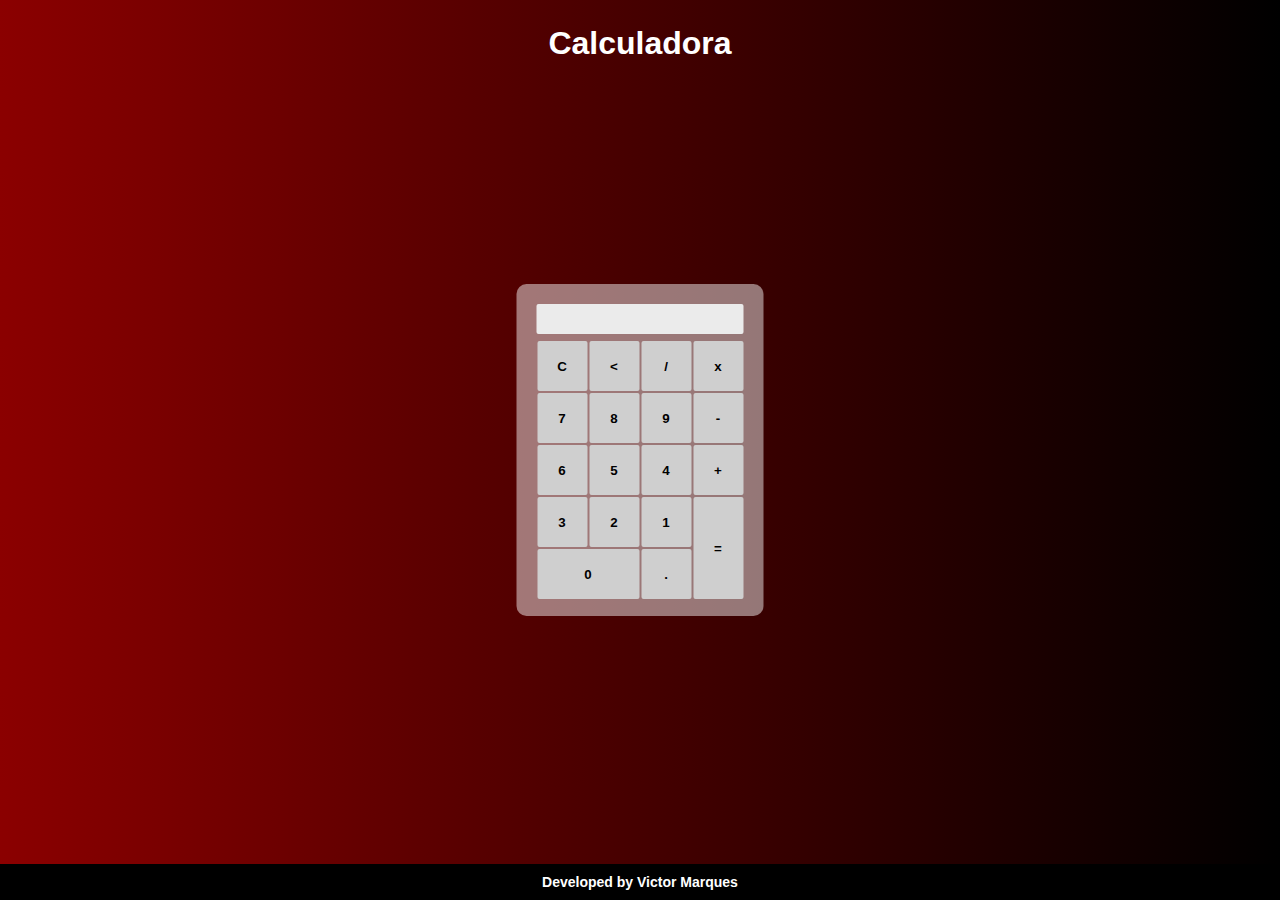
<file: calculadora/index.html>
<!DOCTYPE html>
<html lang="en">

<head>
    <meta charset="UTF-8">
    <meta http-equiv="X-UA-Compatible" content="IE=edge">
    <meta name="viewport" content="width=device-width, initial-scale=1.0">
    <title>Calculadora</title>
    <link rel="stylesheet" href="style.css">
</head>

<body>
    <div class="fundo">
        <h1>Calculadora</h1>
        <div class="calculadora">
            <!-- <h1>Calculadora</h1> -->
            <p id="resultado"></p>

            <table class="buttons">
                <tr>
                    <td><button class="button" onclick="clean()">C</button></td>
                    <td><button class="button" onclick="back()">
                            < </button>
                    </td>
                    <td><button class="button" onclick="insert('/')">/</button></td>
                    <td><button class="button" onclick="insert('*')">x</button></td>
                </tr>
                <tr>
                    <td><button class="button" onclick="insert('7')">7</button></td>
                    <td><button class="button" onclick="insert('8')">8</button></td>
                    <td><button class="button" onclick="insert('9')">9</button></td>
                    <td><button class="button" onclick="insert('-')">-</button></td>
                </tr>
                <tr>
                    <td><button class="button" onclick="insert('6')">6</button></td>
                    <td><button class="button" onclick="insert('5')">5</button></td>
                    <td><button class="button" onclick="insert('4')">4</button></td>
                    <td><button class="button" onclick="insert('+')">+</button></td>
                </tr>
                <tr>
                    <td><button class="button" onclick="insert('3')">3</button></td>
                    <td><button class="button" onclick="insert('2')">2</button></td>
                    <td><button class="button" onclick="insert('1')">1</button></td>
                    <td rowspan="2"><button class="button" id="igual" onclick="calcular()">=</button></td>
                </tr>
                <tr>
                    <td colspan="2"><button class="button" onclick="insert('0')" id="zero">0</button></td>
                    <td><button class="button" onclick="insert('.')">.</button></td>
                </tr>
            </table>
        </div>
    </div>

    <footer>
        <p>Developed by <a href="https://github.com/victormarques1">Victor Marques</a></p>
    </footer>
    <script src="script.js"></script>
</body>

</html>
</file>
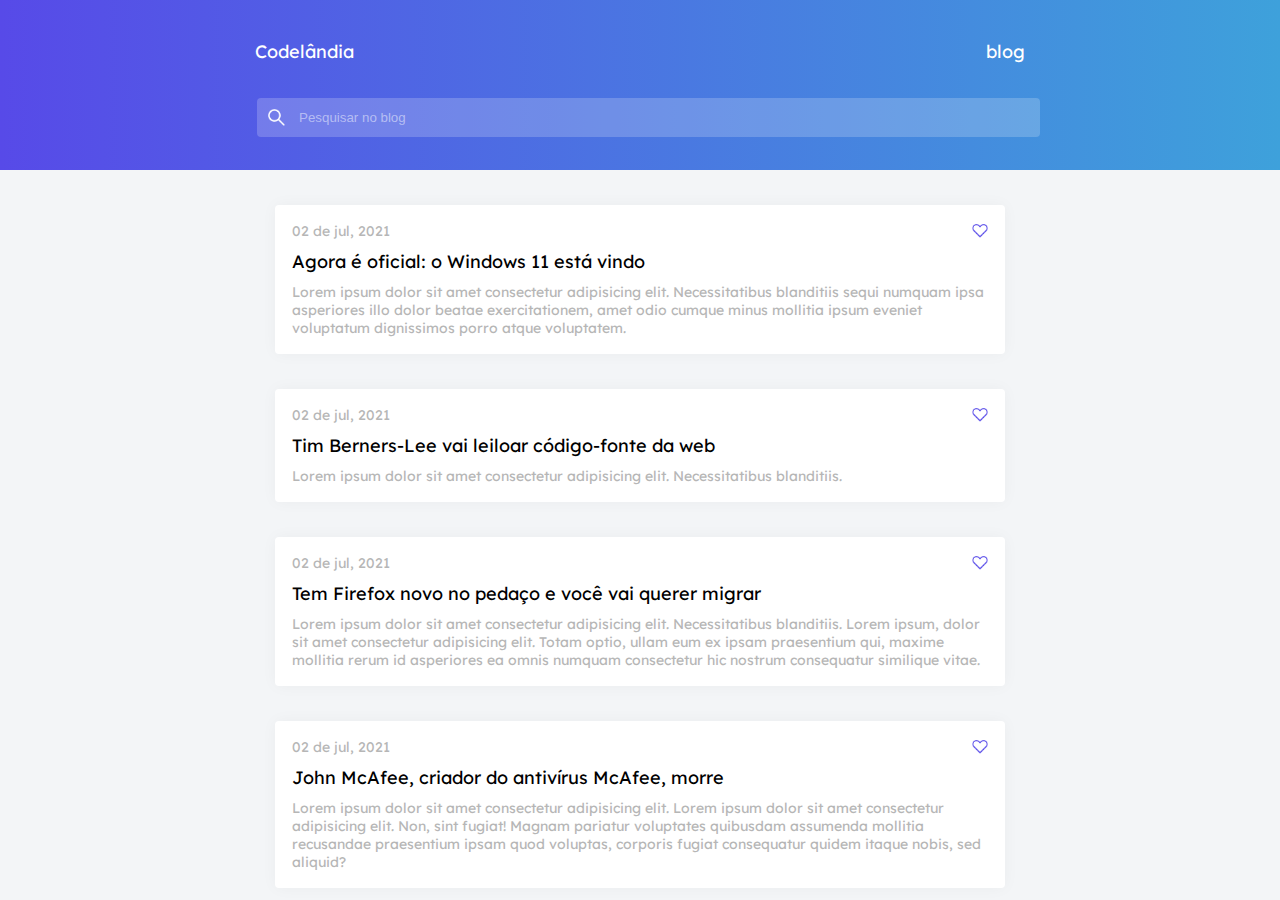
<file: desafio01/index.html>
<!DOCTYPE html>
<html lang="pt-br">

<head>
  <meta charset="UTF-8">
  <meta http-equiv="X-UA-Compatible" content="IE=edge">
  <meta name="viewport" content="width=device-width, initial-scale=1.0">
  <title>Codelândia Blog</title>
  <link rel="stylesheet" href="style.css">
</head>

<body>
  <header>
    <div class="container">
      <div class="header">
        <h2 id="codelandia">Codelândia</h2>
        <h2 id="blog">blog</h2>
      </div>
    </div>

    <form class="search">
      <img src="img/search-icon.png" alt="pesquisa">
      <input type="search" name="texto" id="texto" placeholder="Pesquisar no blog">
    </form>
  </header>

  <section>
    <div class="container">
      <div class="box texto1">
        <div class="informacoes">
          <p>02 de jul, 2021</p>
          <img src="img/heater.png" alt="Coração vazio" id="heart1">
        </div>
        <h2 class="title">Agora é oficial: o Windows 11 está vindo</h2>
        <p>Lorem ipsum dolor sit amet consectetur adipisicing elit. Necessitatibus blanditiis sequi numquam ipsa
          asperiores illo dolor beatae exercitationem, amet odio cumque minus mollitia ipsum eveniet voluptatum
          dignissimos porro atque voluptatem.</p>
      </div>
      <div class="box texto2">
        <div class="informacoes">
          <p>02 de jul, 2021</p>
          <img src="img/heater.png" alt="Coração vazio" id="heart2">
        </div>
        <h2 class="title">Tim Berners-Lee vai leiloar código-fonte da web</h2>
        <p>Lorem ipsum dolor sit amet consectetur adipisicing elit. Necessitatibus blanditiis.</p>
      </div>
      <div class="box texto3">
        <div class="informacoes">
          <p>02 de jul, 2021</p>
          <img src="img/heater.png" alt="Coração vazio" id="heart3">
        </div>
        <h2 class="title">Tem Firefox novo no pedaço e você vai querer migrar</h2>
        <p>Lorem ipsum dolor sit amet consectetur adipisicing elit. Necessitatibus blanditiis. Lorem ipsum, dolor sit
          amet consectetur adipisicing elit. Totam optio, ullam eum ex ipsam praesentium qui, maxime mollitia rerum id
          asperiores ea omnis numquam consectetur hic nostrum consequatur similique vitae.</p>
      </div>
      <div class="box texto4">
        <div class="informacoes">
          <p>02 de jul, 2021</p>
          <img src="img/heater.png" alt="Coração vazio" id="heart4">
        </div>
        <h2 class="title">John McAfee, criador do antivírus McAfee, morre</h2>
        <p>Lorem ipsum dolor sit amet consectetur adipisicing elit. Lorem ipsum dolor sit amet consectetur adipisicing
          elit. Non, sint fugiat! Magnam pariatur voluptates quibusdam assumenda mollitia recusandae praesentium ipsam
          quod voluptas, corporis fugiat consequatur quidem itaque nobis, sed aliquid?</p>
      </div>
    </div>
  </section>

  <script src="script.js"></script>
</body>

</html>
</file>
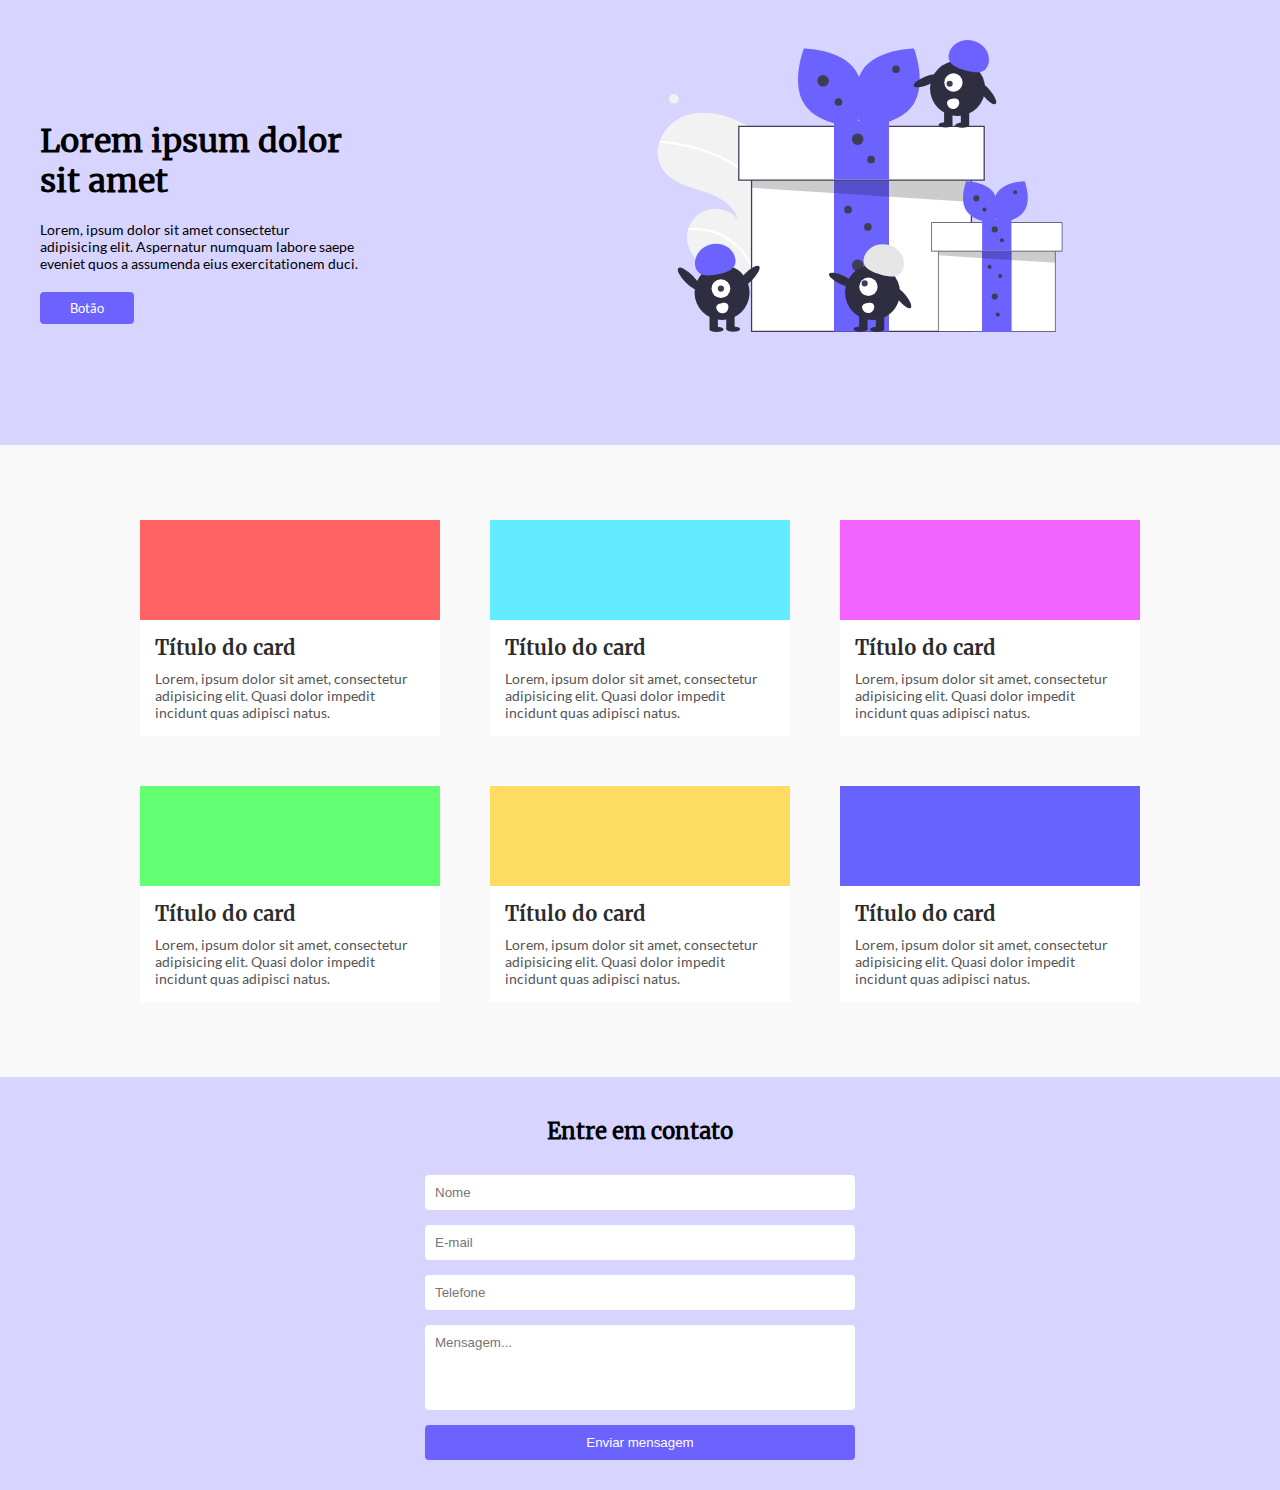
<file: desafio03/index.html>
<!DOCTYPE html>
<html lang="pt-br">
<head>
  <meta charset="UTF-8">
  <meta http-equiv="X-UA-Compatible" content="IE=edge">
  <meta name="viewport" content="width=device-width, initial-scale=1.0">
  <title>Document</title>
  <link rel="stylesheet" href="style.css">
</head>
<body>

  <header>
    <div class="header-content">
      <h1>Lorem ipsum dolor <br>sit amet</h1>
      <p>Lorem, ipsum dolor sit amet consectetur <br> adipisicing elit. Aspernatur numquam labore saepe <br> eveniet quos a assumenda eius exercitationem duci.</p>
      <button class="button-header" type="submit">Botão</button>
    </div>
    <div class="header-img">
      <img src="image/image.svg" alt="imagem 1">
    </div>
  </header>

  <div class="cards-box">
    <div class="cards-line1">
      <div class="cards" id="red-card">
        <h2>Título do card</h2>
        <p>Lorem, ipsum dolor sit amet, consectetur adipisicing elit. Quasi dolor impedit incidunt quas adipisci natus. </p>
      </div>
      <div class="cards" id="lightblue-card">
        <h2>Título do card</h2>
        <p>Lorem, ipsum dolor sit amet, consectetur adipisicing elit. Quasi dolor impedit incidunt quas adipisci natus. </p>
      </div>
      <div class="cards" id="purple-card">
        <h2>Título do card</h2>
        <p>Lorem, ipsum dolor sit amet, consectetur adipisicing elit. Quasi dolor impedit incidunt quas adipisci natus. </p>
      </div>
    </div>
    <div class="cards-line2">
      <div class="cards" id="green-card">
        <h2>Título do card</h2>
        <p>Lorem, ipsum dolor sit amet, consectetur adipisicing elit. Quasi dolor impedit incidunt quas adipisci natus. </p>
      </div>
      <div class="cards" id="yellow-card">
        <h2>Título do card</h2>
        <p>Lorem, ipsum dolor sit amet, consectetur adipisicing elit. Quasi dolor impedit incidunt quas adipisci natus. </p>
      </div>
      <div class="cards" id="blue-card">
        <h2>Título do card</h2>
        <p>Lorem, ipsum dolor sit amet, consectetur adipisicing elit. Quasi dolor impedit incidunt quas adipisci natus. </p>
      </div>
    </div>
  </div>

  <div class="contact-box">
    <h1>Entre em contato</h1>
    <div class="contact-info">
      <div class="contact-info" id="nome"> 
        <input type="text" placeholder="Nome">
      </div>
      <div class="contact-info" id="email"> 
        <input type="text" placeholder="E-mail">
      </div>
      <div class="contact-info" id="telefone"> 
        <input type="text" placeholder="Telefone">
      </div>
      <div class="contact-info" id="mensagem"> 
        <input type="text" placeholder="Mensagem...">
      </div>
      <button class="button-submit" type="submit">Enviar mensagem</button>
    </div>
  </div>
</body>
</html>
</file>
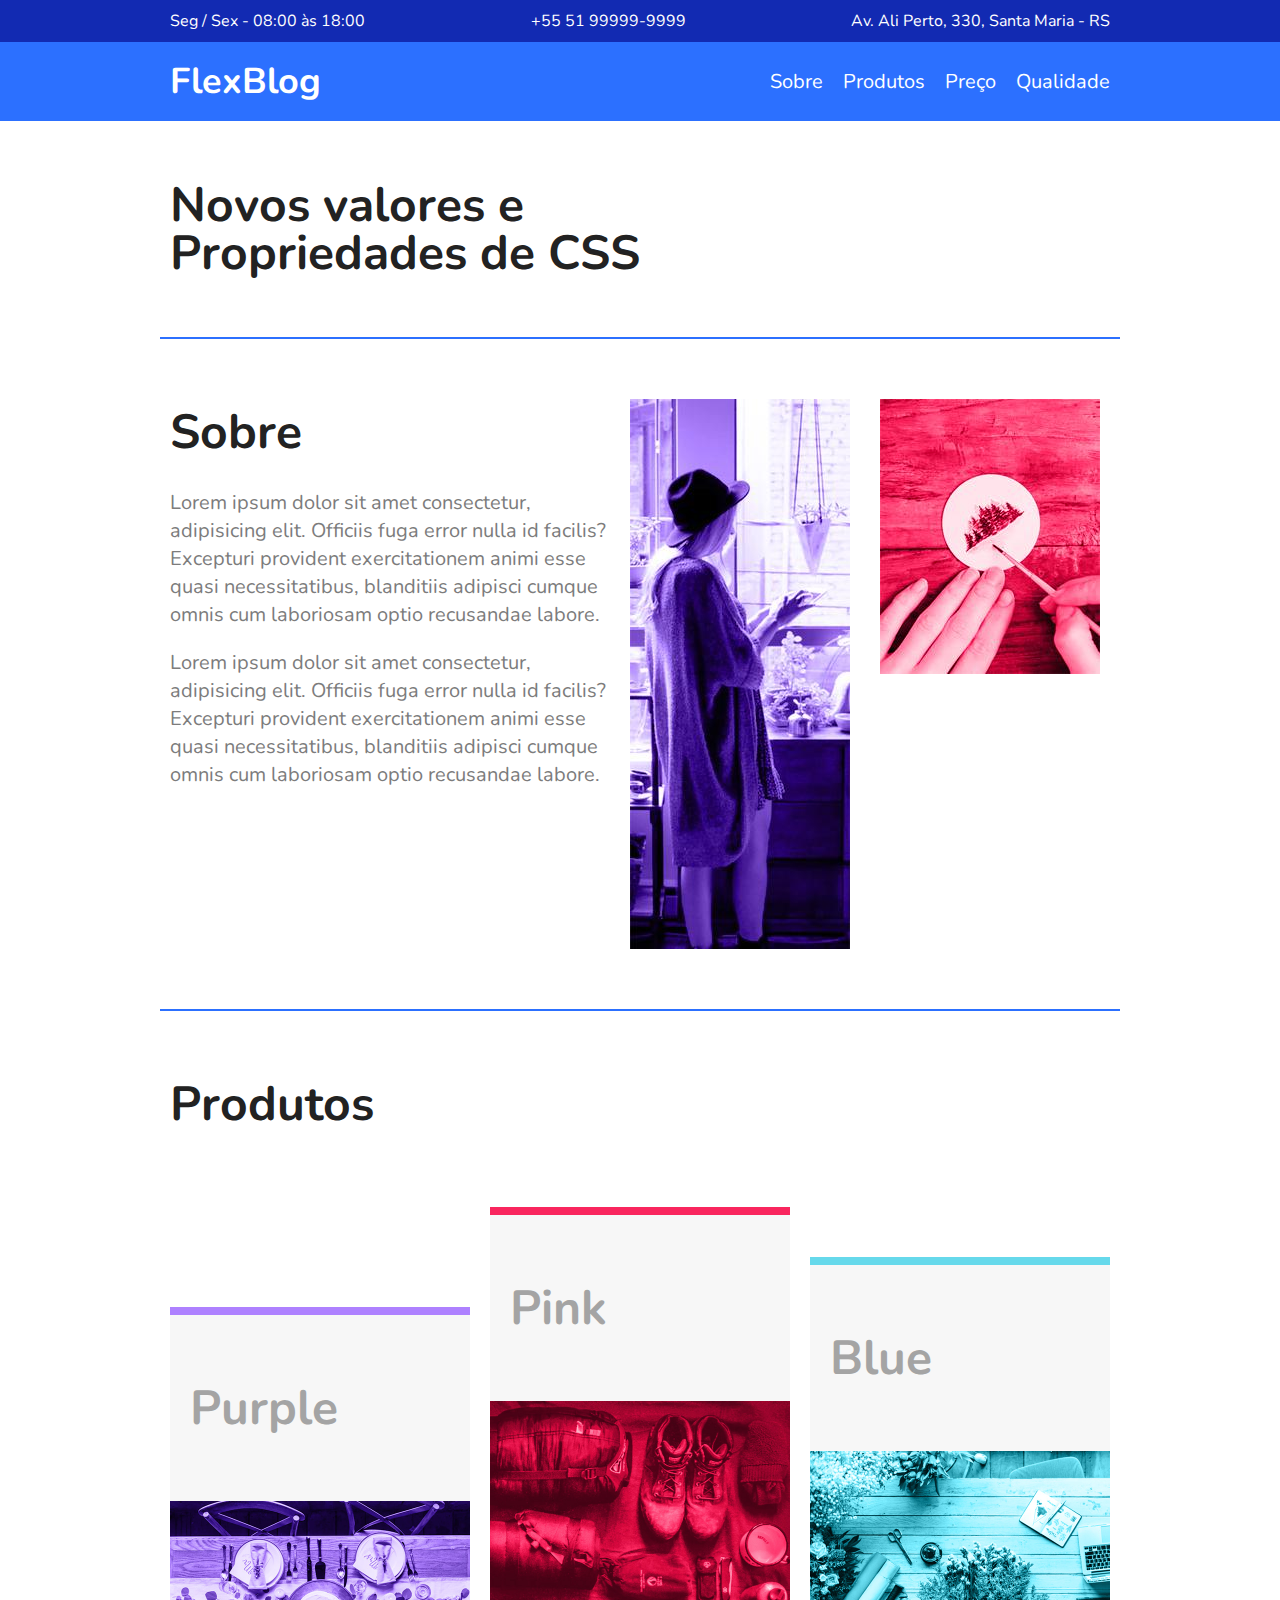
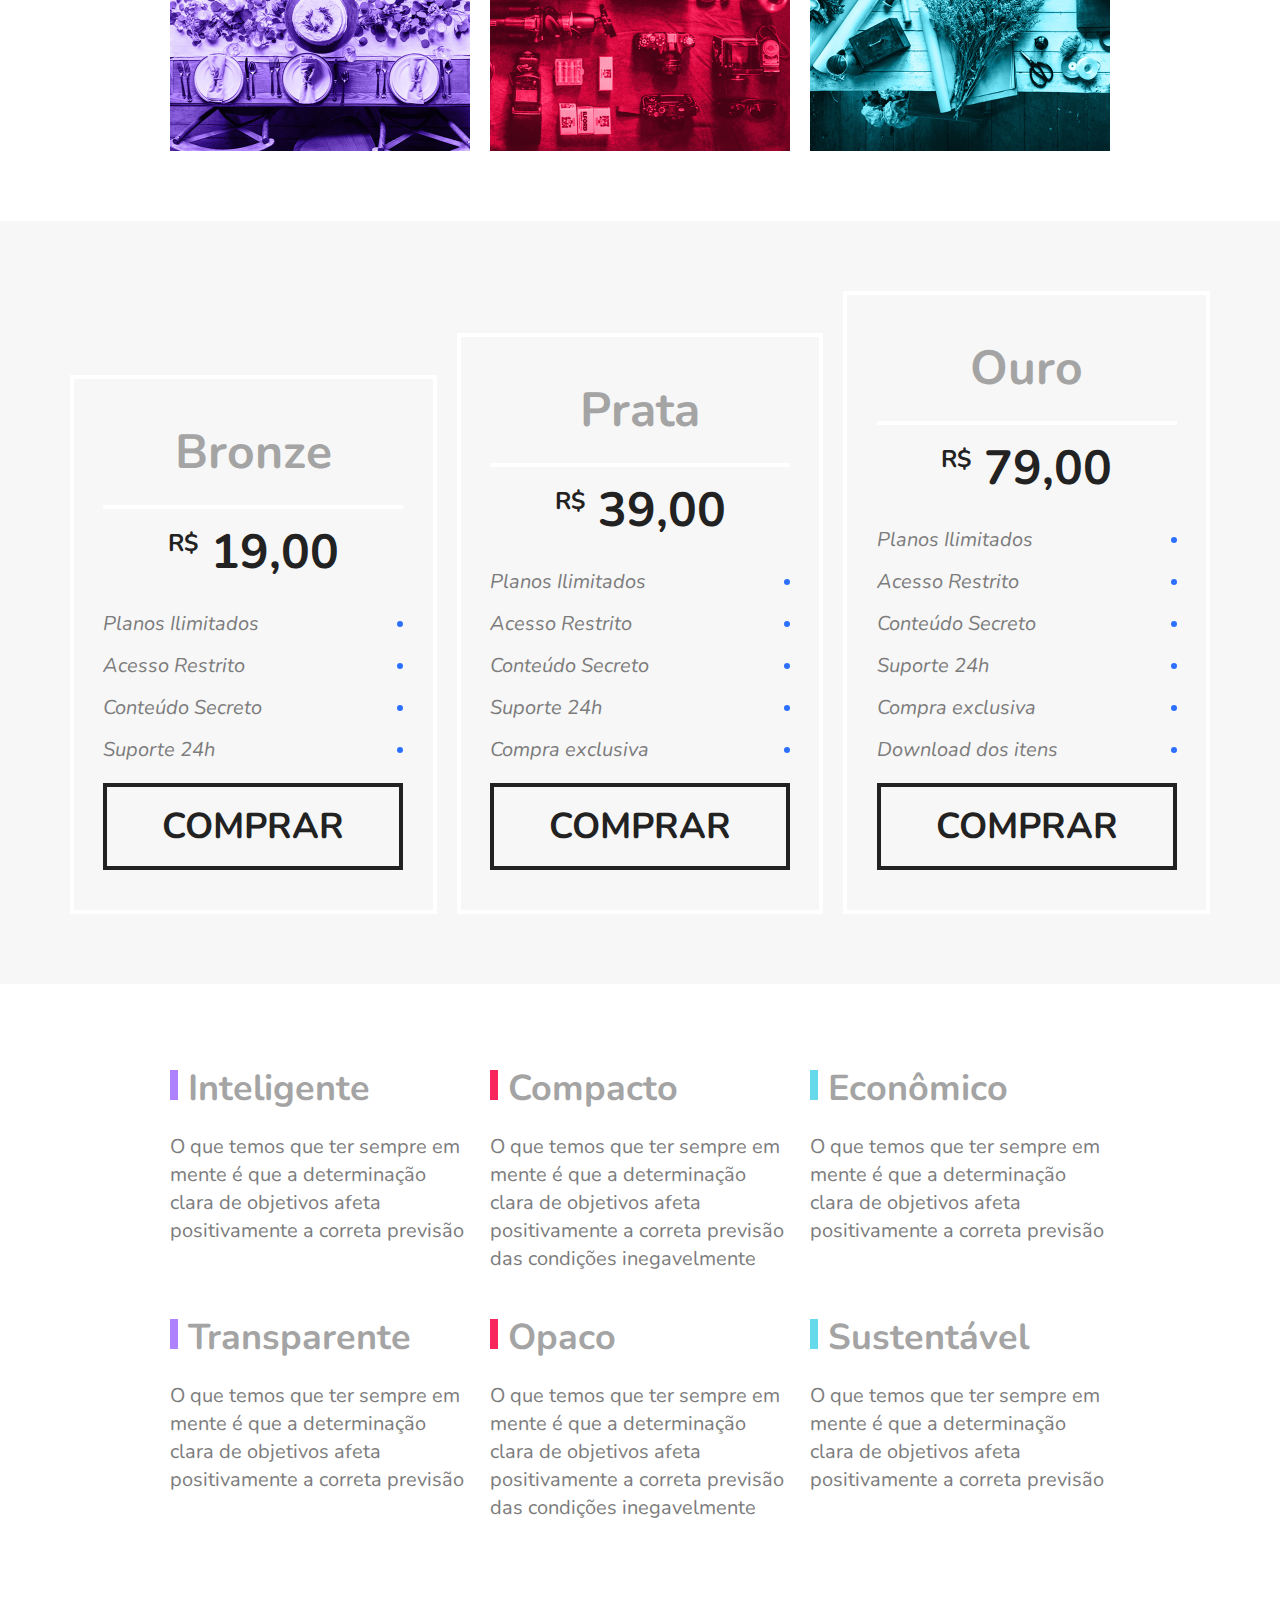
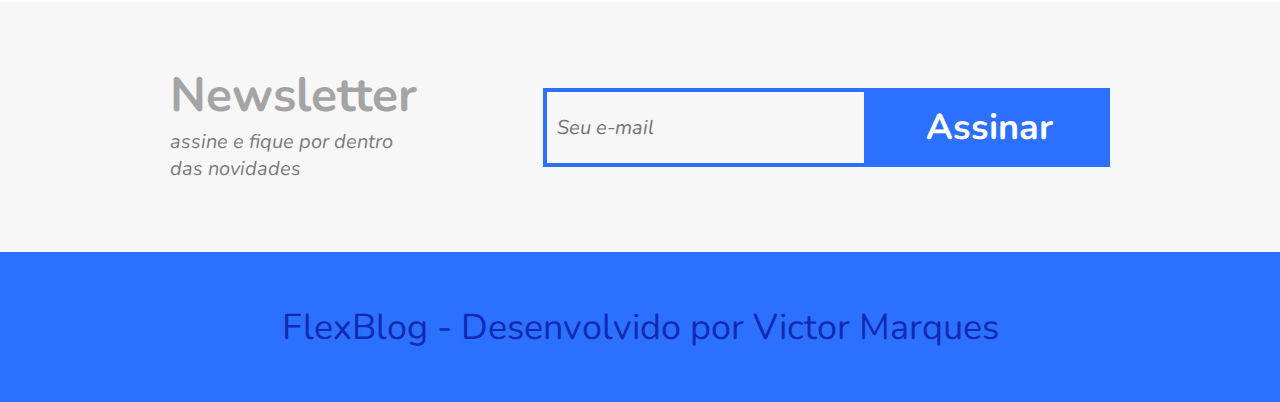
<file: flexblog/index.html>
<!DOCTYPE html>
<html lang="pt-br">

<head>
  <meta charset="UTF-8">
  <meta http-equiv="X-UA-Compatible" content="IE=edge">
  <meta name="viewport" content="width=device-width, initial-scale=1.0">
  <title>FlexBlog</title>
  <link rel="stylesheet" href="css/style.css">
</head>

<body>

  <div class="superinfo-bg">
    <div class="superinfo">
      <p>Seg / Sex - 08:00 às 18:00</p>
      <a href="tel:+555199999-9999">+55 51 99999-9999</a>
      <p>Av. Ali Perto, 330, Santa Maria - RS</p>
    </div>
  </div>

  <header class="menu-bg">
    <div class="menu">
      <div class="menu-logo">
        <a href="#">FlexBlog</a>
      </div>
      <nav class="menu-nav">
        <ul>
          <li><a href="#sobre">Sobre</a></li>
          <li><a href="#produtos">Produtos</a></li>
          <li><a href="#preco">Preço</a></li>
          <li><a href="#qualidade">Qualidade</a></li>
        </ul>
      </nav>
    </div>
  </header>

  <h1 class="introducao">Novos valores e <br> Propriedades de CSS</h1>

  <section class="sobre" id="sobre">
    <div class="sobre-info">
      <h1>Sobre</h1>
      <p>Lorem ipsum dolor sit amet consectetur, adipisicing elit. Officiis fuga error nulla id facilis? Excepturi
        provident exercitationem animi esse quasi necessitatibus, blanditiis adipisci cumque omnis cum laboriosam optio
        recusandae labore.</p>
      <p>Lorem ipsum dolor sit amet consectetur, adipisicing elit. Officiis fuga error nulla id facilis? Excepturi
        provident exercitationem animi esse quasi necessitatibus, blanditiis adipisci cumque omnis cum laboriosam optio
        recusandae labore.</p>
    </div>
    <div class="sobre-img">
      <img src="img/sobre1.jpg" alt="Sobre 1">
    </div>
    <div class="sobre-img">
      <img src="img/sobre2.jpg" alt="Sobre 2">
    </div>
  </section>

  <section class="produtos" id="produtos">
    <h1>Produtos</h1>
    <div class="produtos-container">
      <div class="produtos-item purple">
        <h2>Purple</h2>
        <img src="img/produtos1.jpg" alt="Produto 1">
      </div>
      <div class="produtos-item pink">
        <h2>Pink</h2>
        <img src="img/produtos2.jpg" alt="Produto 2">
      </div>
      <div class="produtos-item blue">
        <h2>Blue</h2>
        <img src="img/produtos3.jpg" alt="Produto 3">
      </div>
    </div>
  </section>

  <section class="preco" id="preco">
    <div class="preco-item">
      <h2>Bronze</h2>
      <span><sup>R$</sup> 19,00</span>
      <ul>
        <li>Planos Ilimitados</li>
        <li>Acesso Restrito</li>
        <li>Conteúdo Secreto</li>
        <li>Suporte 24h</li>
      </ul>
      <a href="#">Comprar</a>
    </div>

    <div class="preco-item">
      <h2>Prata</h2>
      <span><sup>R$</sup> 39,00</span>
      <ul>
        <li>Planos Ilimitados</li>
        <li>Acesso Restrito</li>
        <li>Conteúdo Secreto</li>
        <li>Suporte 24h</li>
        <li>Compra exclusiva</li>
      </ul>
      <a href="#">Comprar</a>
    </div>

    <div class="preco-item">
      <h2>Ouro</h2>
      <span><sup>R$</sup> 79,00</span>
      <ul>
        <li>Planos Ilimitados</li>
        <li>Acesso Restrito</li>
        <li>Conteúdo Secreto</li>
        <li>Suporte 24h</li>
        <li>Compra exclusiva</li>
        <li>Download dos itens</li>
      </ul>
      <a href="#">Comprar</a>
    </div>
  </section>

  <section class="qualidade" id="qualidade">
		<div class="qualidade-item">
			<h2>Inteligente</h2>
			<p>O que temos que ter sempre em mente é que a determinação clara de objetivos afeta positivamente a correta previsão </p>
		</div>
		
		<div class="qualidade-item">
			<h2>Compacto</h2>
			<p>O que temos que ter sempre em mente é que a determinação clara de objetivos afeta positivamente a correta previsão das condições inegavelmente</p>
		</div>
		
		<div class="qualidade-item">
			<h2>Econômico</h2>
			<p>O que temos que ter sempre em mente é que a determinação clara de objetivos afeta positivamente a correta previsão </p>
		</div>
		
		<div class="qualidade-item">
			<h2>Transparente</h2>
			<p>O que temos que ter sempre em mente é que a determinação clara de objetivos afeta positivamente a correta previsão </p>
		</div>
		
		<div class="qualidade-item">
			<h2>Opaco</h2>
			<p>O que temos que ter sempre em mente é que a determinação clara de objetivos afeta positivamente a correta previsão das condições inegavelmente</p>
		</div>
		
		<div class="qualidade-item">
			<h2>Sustentável</h2>
			<p>O que temos que ter sempre em mente é que a determinação clara de objetivos afeta positivamente a correta previsão </p>
		</div>
		
	</section>

  <section class="newsletter">
		<div class="newsletter-info">
			<h1>Newsletter</h1>
			<p>assine e fique por dentro das novidades</p>
		</div>
		<form class="newsletter-form">
			<input type="text" placeholder="Seu e-mail">
			<button type="submit">Assinar</button>
		</form>
	</section>

  <footer class="footer">
    <p>FlexBlog - Desenvolvido por Victor Marques</p>
  </footer>
</body>

</html>
</file>
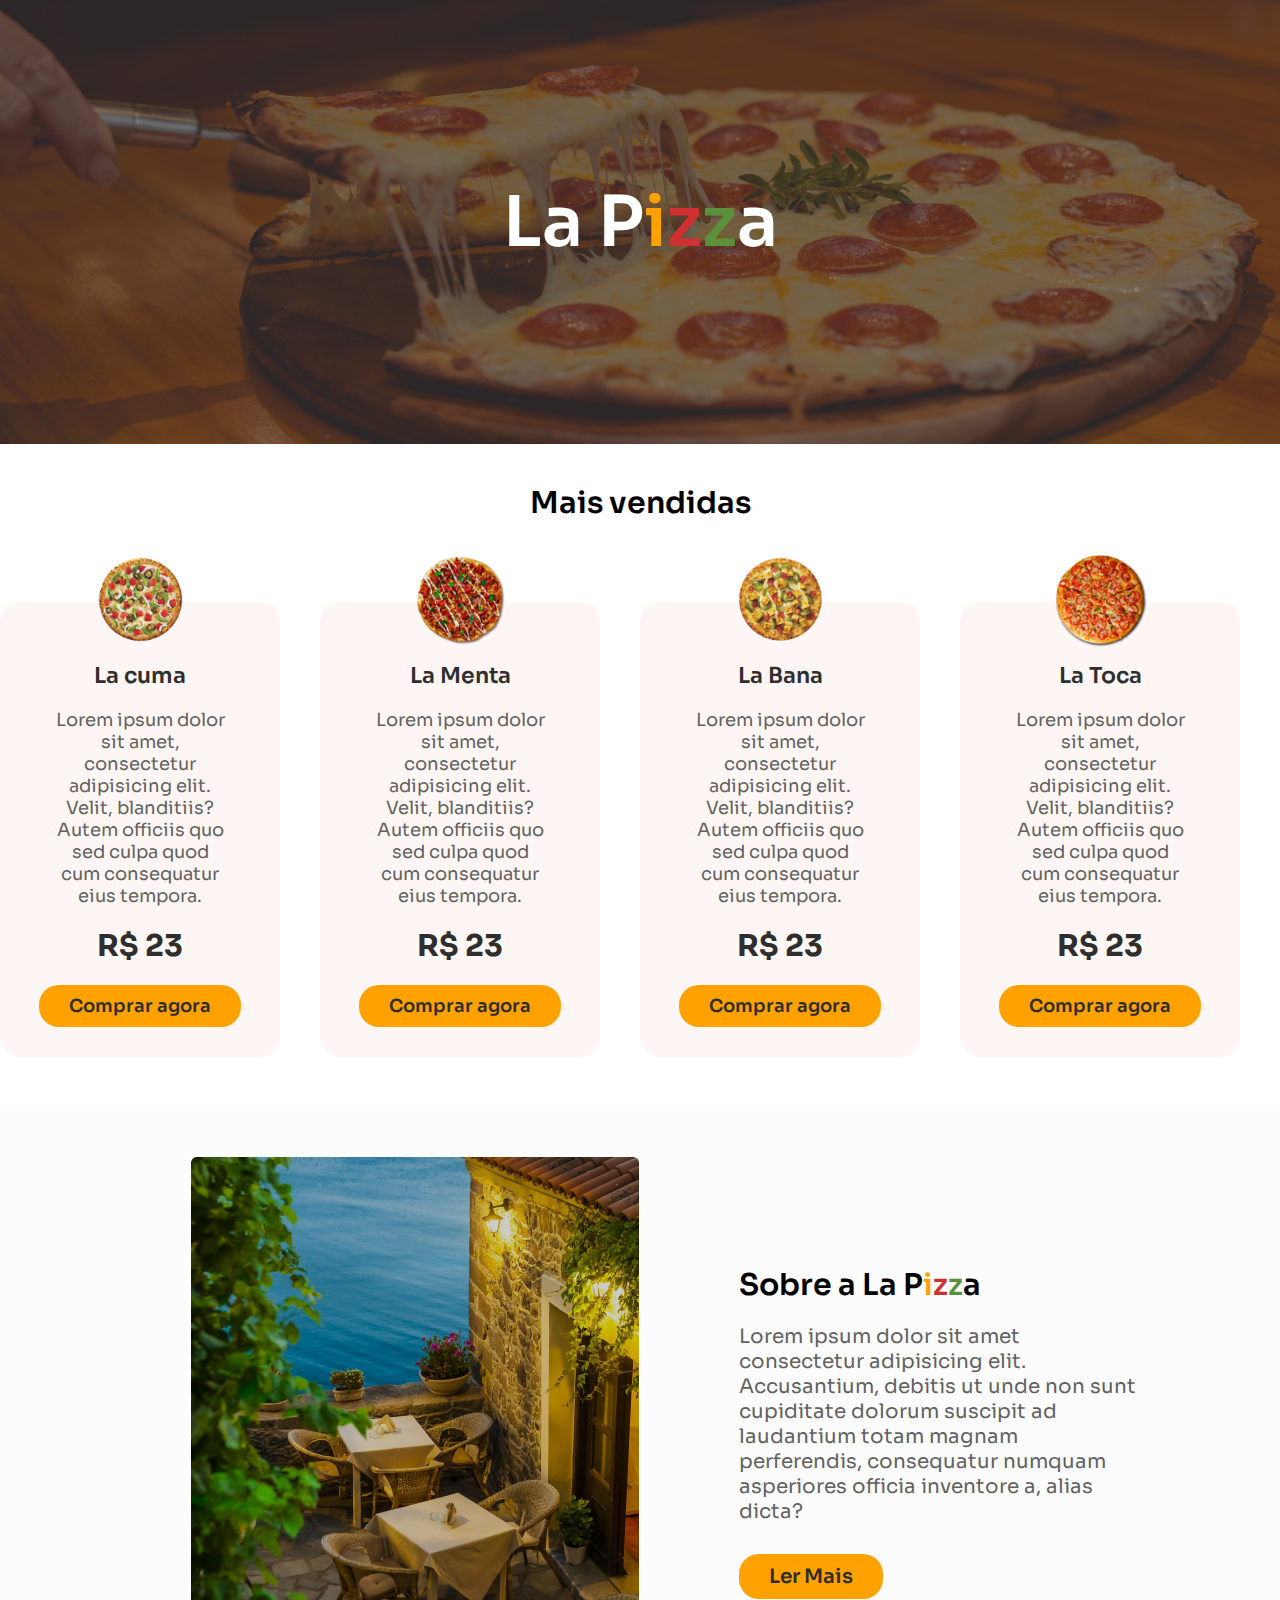
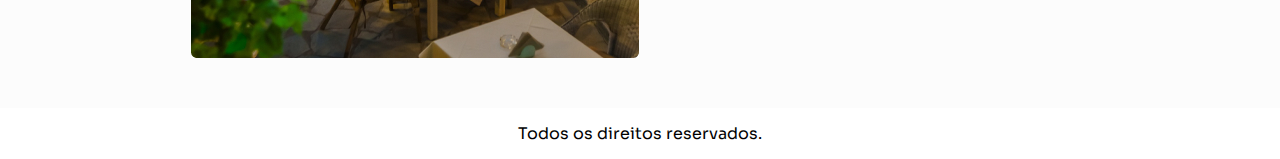
<file: la-pizza/index.html>
<!DOCTYPE html>
<html lang="pt-br">

<head>
  <meta charset="UTF-8">
  <meta http-equiv="X-UA-Compatible" content="IE=edge">
  <meta name="viewport" content="width=device-width, initial-scale=1.0">
  <title>La Pizza</title>
  <link rel="stylesheet" href="style.css">
</head>

<body>

  <header>
    <div class="container">
      <img src="images/pizza-bg.jpg" alt="La Pizza">
      <p>La P<span class="amarelo">i</span><span class="vermelho">z</span><span class="verde">z</span>a</p>
    </div>
  </header>

  <section id="pizzas">
    <h2>Mais vendidas</h2>
    <div class="container">
      <div class="pizza" id="la-cuma">
        <div class="img-pizza"><img src="images/la-cuma.png" alt="La Cuma"></div>
        <div class="description-pizza">
          <p id="nome-pizza">La cuma</p>
          <p>Lorem ipsum dolor sit amet, consectetur adipisicing elit. Velit, blanditiis? Autem officiis quo sed culpa
            quod cum consequatur eius tempora.</p>
          <p class="price">R$ 23</p>
          <button type="button">Comprar agora</button>
        </div>
      </div>
      <div class="pizza" id="la-menta">
        <div class="img-pizza"><img src="images/la-menta.png" alt="La Menta"></div>
        <div class="description-pizza">
          <p id="nome-pizza">La Menta</p>
          <p>Lorem ipsum dolor sit amet, consectetur adipisicing elit. Velit, blanditiis? Autem officiis quo sed culpa
            quod cum consequatur eius tempora.</p>
          <p class="price">R$ 23</p>
          <button type="button">Comprar agora</button>
        </div>
      </div>
      <div class="pizza" id="la-bana">
        <div class="img-pizza"><img src="images/la-bana.png" alt="La Bana"></div>
        <div class="description-pizza">
          <p id="nome-pizza">La Bana</p>
          <p>Lorem ipsum dolor sit amet, consectetur adipisicing elit. Velit, blanditiis? Autem officiis quo sed culpa
            quod cum consequatur eius tempora.</p>
          <p class="price">R$ 23</p>
          <button type="button">Comprar agora</button>
        </div>
      </div>
      <div class="pizza" id="la-toca">
        <div class="img-pizza"><img src="images/la-toca.png" alt="La Toca"></div>
        <div class="description-pizza">
          <p id="nome-pizza">La Toca</p>
          <p>Lorem ipsum dolor sit amet, consectetur adipisicing elit. Velit, blanditiis? Autem officiis quo sed culpa
            quod cum consequatur eius tempora.</p>
          <p class="price">R$ 23</p>
          <button type="button">Comprar agora</button>
        </div>
      </div>
    </div>
  </section>

  <section id="sobre">
    <div class="container">
      <div class="img-sobre">
        <img src="images/sobre-img.jpg" alt="Imagem de La Pizza">
      </div>
      <div class="sobre-content">
        <h2>Sobre a La P<span class="amarelo">i</span><span class="vermelho">z</span><span class="verde">z</span>a</h2>
        <p>Lorem ipsum dolor sit amet consectetur adipisicing elit. Accusantium, debitis ut unde non sunt cupiditate
          dolorum suscipit ad laudantium totam magnam perferendis, consequatur numquam asperiores officia inventore a,
          alias dicta?</p>
        <button type="button">Ler Mais</button>
      </div>
    </div>
  </section>

  <footer>
    <p>Todos os direitos reservados.</p>
  </footer>

</body>

</html>
</file>
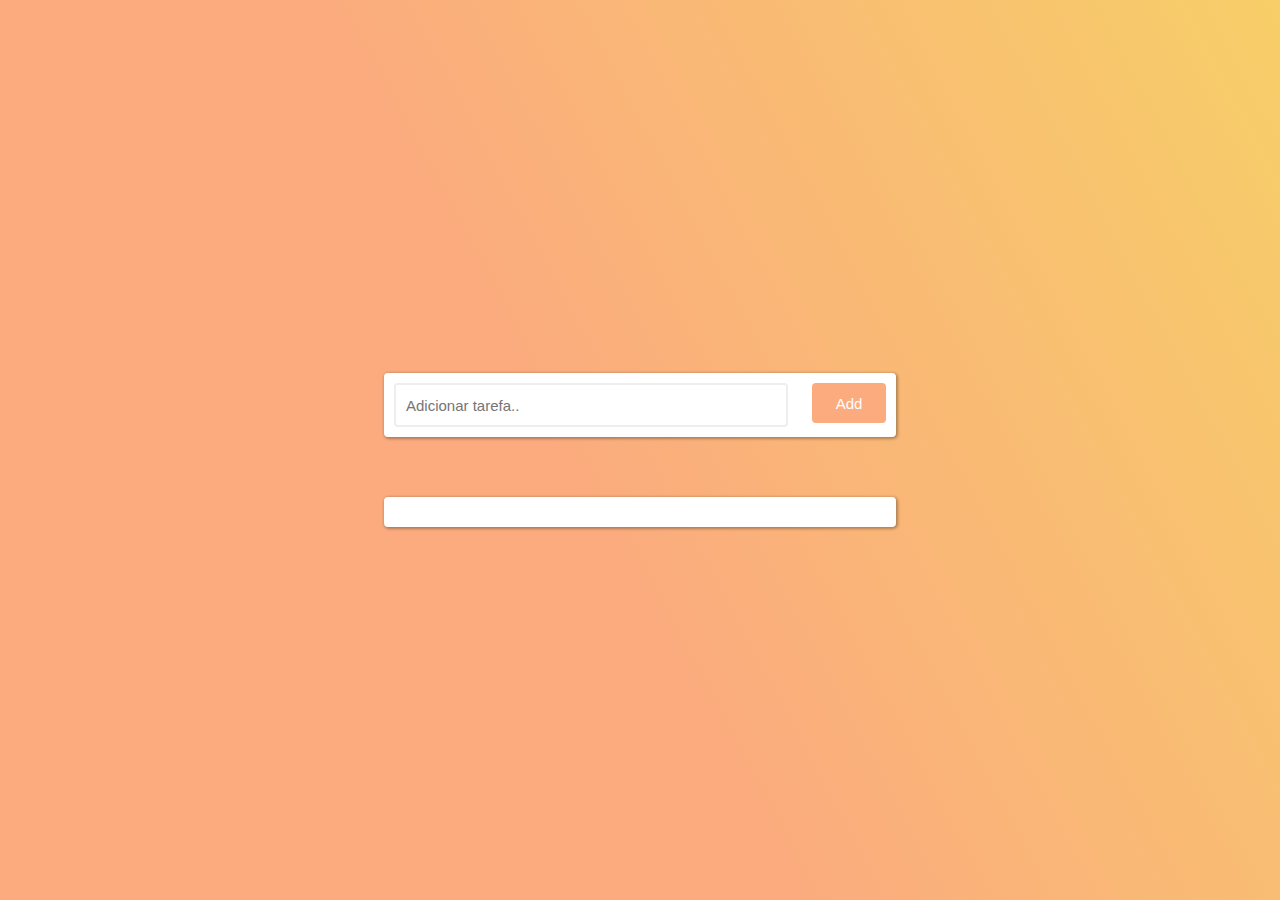
<file: to-do-list/index.html>
<!DOCTYPE html>
<html lang="pt-br">

<head>
  <meta charset="UTF-8">
  <meta http-equiv="X-UA-Compatible" content="IE=edge">
  <meta name="viewport" content="width=device-width, initial-scale=1.0">
  <title>To-do-List</title>
  <link rel="stylesheet" href="style.css">
  <link rel="stylesheet" href="https://cdnjs.cloudflare.com/ajax/libs/font-awesome/4.7.0/css/font-awesome.min.css">
</head>

<body>
  <div class="container">

  <div class="add-tasks">
    <input type="text" id="input-add-task" placeholder="Adicionar tarefa..">
    <button id="btn-add-task">Add</button>
  </div>

  <div class="edit-tasks"></div>
</div>
<script src="script.js"></script>
</body>

</html>
</file>
<file: calculadora/style.css>
* {
  margin: 0;
  padding: 0;
  box-sizing: border-box;
  text-decoration: none;
  font-family: Helvetica, Arial, sans-serif;
  font-weight: bold;
}

body {
  background-image: linear-gradient(to right, darkred, black);
}

.calculadora {
  position: absolute;
  top: 50%;
  left: 50%;
  transform: translate(-50%, -50%);
  border-radius: 10px;
  padding: 15px;
  background: rgba(255, 255, 255, 0.466);
}

h1 {
  color: white;
  margin: 5px;
  padding: 20px;
  text-align: center;
}

#resultado {
  height: 30px;
  width: 207px;
  background-color: rgb(235, 235, 235);
  margin: 5px;
  padding: 5px;
  color: black;
  border-radius: 2px;
  text-align: right;
}

.buttons {
  display: flex;
  align-items: center;
  justify-content: center;
}

.button {
  height: 50px;
  width: 50px;
  cursor: pointer;
  border: none;
  border-radius: 2px;
  background-color: rgb(207, 207, 207)
}

#igual {
  height: 102px;
  border-radius: 2px;
}

#zero {
  width: 102px;
}

.button:hover {
  background-color: darkred;
  color: white;
}

footer{
  background-color: black;
  color: white;
  font-size: 14px;
  padding: 10px;
  text-align: center;
  position: fixed;
  width: 100%;
  bottom: 0;
  left: 0;
}

footer a{
  color: white;
}

footer a:hover{
  color: darkred;
}
</file>
<file: desafio01/style.css>
:root {
  --blue: #3EA1DB;
  --blue-dark: #574AE8;
  --white: #FFF;

  --title: #313131;
  --text: #B6B6B6;
  
  --linear: linear-gradient(90deg, #574AE8 0%, #3EA1DB 100%);
}

@font-face {
  font-family: 'LexendDeca-Regular';
  src: url('fontes/LexendDeca-Regular.ttf');
}

* {
  box-sizing: border-box;
  margin: 0;
  padding: 0;
}

body{
  min-height: 100vh;
  background-color: #f3f5f7;
}

header {
  background-image: var(--linear);
  min-height: 170px; 
}

.container {
  max-width: 800px;
  margin: 0 auto;
  font-family: 'LexendDeca-Regular';
}

.header {
  display: flex;
  justify-content: space-between;
  align-items: center;
}

header h2 {
  color: rgb(255, 255, 255);
  font-size: 18px;
  font-weight: lighter;
  padding: 15px;
  margin-top: 25px;
  margin-bottom: 10px;
}

.search {
  display: flex;
  justify-content: center;
  align-items: center;
  max-width: 800px;
  margin: 0 auto;
  margin-top: 10px;
  
}

.search input {
  background-color: #FFFFFF33;
  z-index: 1;
  width: 100%;
  padding: 12px;
  outline: none;
  border: none;
  border-radius: 4px;
}

input::placeholder {
  color: rgba(255, 255, 255, 0.493);
  padding-left: 30px;
}

.search img {
  position: relative;
  left: 28px;
  width: 17px;
  height: 17px;
}

.box {
  background-color: white;
  margin: 35px;
  padding: 17px;
  border-radius: 4px;
  box-shadow: 0 0 1em rgba(0, 0, 0, 0.040);
}

.informacoes {
  display: flex;
  justify-content: space-between;
  align-items: center;
  margin-bottom: 10px ;
}

img {
  height: 14px;
  cursor: pointer;
}

.box h2 {
  font-size: 18px;
  font-weight: 500;
  margin-bottom: 10px ;

}

p{
  color: var(--text);
  font-size: 14px;
}
</file>
<file: desafio03/style.css>
/*Variáveis*/
:root {
  --bgSite: #d7d4ff;
  --buttonColor: #6c63ff;

  --white: #ffffff;
  --white300: #f9f9f9;

  --title: #2b2b2b;
  --text: #555555;
}

@font-face {
  font-family: 'Lato-Regular';
  src: url(fontes/Lato-Regular.ttf);
}

@font-face {
  font-family: 'Merriweather-Regular';
  src: url(fontes/Merriweather-Regular.ttf);
}

@font-face {
  font-family: 'Merriweather-Bold';
  src: url(fontes/Merriweather-Bold.ttf);
}

/*Reset*/
* {
  margin: 0;
  padding: 0;
  box-sizing: border-box;
}
html {
  font-size: 62.5%;
}
body {
  font-size: 1.6rem;
}
h1,
h2,
h3,
h4,
h5,
h6 {
  margin: 0;
}
ul,
ol {
  list-style: none;
  margin: 0;
  padding: 0;
}
a {
  text-decoration: none;
}
img {
  max-width: 100%;
  height: auto;
  display: block;
}
button,
input {
  border: 0;
}
button:focus,
input:focus {
  border: 0;
}

/* Header */

header {
  background-color: var(--bgSite);
  display: flex;
  flex-wrap: wrap;
  max-height: auto;
  max-width: auto;
  padding: 40px;
  justify-content: space-between;
}

.header-content {
  display: flex;
  flex-direction: column;
  justify-content: center;
  align-items: flex-start;
  margin: 0;
}

.header-content h1 {
  font-family: "Merriweather-Regular";
}

.header-content p {
  font-family: 'Lato-Regular';
  font-size: 14px;
  margin: 20px 0;
}

.button-header {
  padding: 8px 30px;
  background-color: var(--buttonColor);
  font-family: 'Lato-Regular';
  color: white;
  border-radius: 4px;
  cursor: pointer;
}

.button-header:hover{
  color: var(--bgSite);
  border: 1px solid white;
  border-radius: 4px;
}

.header-img img{
  height: 80%;
  width: 80%
}

/* Cards */

.cards-box {
  background: #F9F9F9;
  padding: 50px;
}

.cards-line1, .cards-line2 {
  display: flex;
  flex-wrap: wrap;
  justify-content: center;
}

.cards {
  background-color: white;
  margin: 25px;
  padding: 15px;
  max-width: 300px;
}

.cards h2 {
  font-family: 'Merriweather-Bold';
  font-size: 20px;
  color: var(--title);
  margin-bottom: 10px;
}

.cards p {
  font-family: 'Lato-Regular';
  font-size: 14px;
  color: var(--text);
}

#red-card {
  border-top: 100px solid #FF6363;
}

#lightblue-card {
  border-top: 100px solid #63ECFF;
}

#purple-card {
  border-top: 100px solid #F363FF;
}

#green-card {
  border-top: 100px solid #63FF73;
}

#yellow-card {
  border-top: 100px solid #FFDD63;
}

#blue-card {
  border-top: 100px solid #6663FF;
}

/* Contato */

.contact-box {
  background-color: var(--bgSite);
}

.contact-box h1 {
  font-family: 'Merriweather-Regular';
  font-size: 22px;
  text-align: center;
  padding-top: 40px;
  margin-bottom: 30px;
}

.contact-info {
  display: flex;
  flex-direction: column;
  flex-wrap: wrap;
  justify-content: center;
  align-items: center;
}

.contact-info  input {
 width: 430px;
 padding: 10px;
 margin-bottom: 15px;
 border-radius: 4px;
}

#mensagem input {
  padding-bottom: 60px;
}

.button-submit {
  width: 430px;
  padding: 10px;
  margin-bottom: 30px;
  border-radius: 4px;
  background-color: var(--buttonColor);
  color: white;
  cursor: pointer;
}

.button-submit:hover {
  color: var(--bgSite);
  border: 1px solid white;
  border-radius: 4px;
}
</file>
<file: flexblog/css/style.css>
@import url('https://fonts.googleapis.com/css2?family=Nunito:ital,wght@0,400;0,700;1,400&display=swap');

* {
  margin: 0px;
  padding: 0px;
  box-sizing: border-box;
}

body {
  font-family: 'Nunito', Helvetica, Arial, sans-serif;
  color: #222222;
}

ul {
  list-style: none;
}

a {
  text-decoration: none;
}

img {
  display: block;
  max-width: 100%;
}

/* Super Info */

.superinfo-bg {
  background-color: #122ab2;
  color: white;
}

.superinfo {
  max-width: 960px;
  margin: 0 auto;
  display: flex;
  justify-content: space-between;
  flex-wrap: wrap;
  padding-top: 10px;

}

.superinfo p, .superinfo a {
  margin: 0 10px 10px 10px;
}

.superinfo a {
  color: white;
}

/* Menu */

.menu-bg {
  background-color: #2c70ff;
}

.menu {
  max-width: 960px;
  margin: 0 auto;
  padding: 15px 0;
  display: flex;
  flex-wrap: wrap;
  justify-content: space-between;
  align-items: center;
}

.menu a {
  color: white;
}

.menu-logo a{
  font-size: 2.25em;
  font-weight: bold;
  margin: 0 10px;
}

.menu-nav ul{
  display: flex;
  flex-wrap: wrap;
}

.menu-nav a {
  font-size: 1.25em;
  display: block;
  padding: 10px;
}

.menu-nav a:hover {
  background-color: #122ab2;
  border-radius: 4px;
}

/* Introdução */ 

.introducao {
  font-size: 3em;
  line-height: 1;
  max-width: 960px;
  margin: 0 auto;
  padding: 60px 10px;
}

/* Sobre */

.sobre {
  border-top: 2px solid #2c70ff;
  border-bottom: 2px solid #2c70ff;
  max-width: 960px;
  margin: 0 auto;
  padding: 60px 0;
  display: flex;
  flex-wrap: wrap;
}

.sobre-info {
  flex: 2 1 300px;
  margin: 0 10px;
}

.sobre-info h1 {
  font-size: 3em;
  margin-bottom: .5em;
}

.sobre-info p {
  font-size: 1.25em;
  line-height: 1.4;
  margin-bottom: 1em;
  color: #7c7c7c;
}

.sobre-img {
  flex: 1 1 160px;
  margin: 0 10px;
}

/* Produtos */

.produtos {
  max-width: 960px;
  margin: 60px auto;
}

.produtos h1 {
  font-size: 3em;
  margin: 0 10px 60px 10px;
}

.produtos-container {
  display: flex;
  flex-wrap: wrap;
  align-items: flex-end;
}

.produtos-item {
  flex: 1 1 175px;
  margin: 10px;
}

.produtos-item h2 {
  font-size: 3em;
  color: #a4a4a4;
  background-color: #f7f7f7;
  padding: 60px 20px;
}

.purple {
  border-top: 8px solid #ae81ff;
}

.pink {
  border-top: 8px solid #f9265e;
}

.blue {
  border-top: 8px solid #66d9eb;
}

/* Preco */

.preco {
  background-color: #f7f7f7;
  padding: 60px;
  display: flex;
  flex-wrap: wrap;
  align-items: flex-end;
}

.preco-item {
  flex: 1 1 260px;
  border: 4px solid white;
  padding: 20px;
  margin: 10px;
}

.preco-item h2 {
  font-size: 3em;
  color: #a4a4a4;
  text-align: center;
  margin-top: 20px;
}

.preco-item span {
  max-width: 300px;
  margin: 20px auto;
  display: block;
  font-size: 3em;
  text-align: center;
  font-weight: bold;
  padding: 10px 0 5px 0;
  border-top: 4px solid white;
}

.preco-item sup {
  font-size: 1.5rem;
}

.preco-item ul {
  max-width: 300px;
  margin: 20px auto;
  font-size: 1.25em;
  font-style: italic;
  color: #7c7c7c;
}

.preco-item li {
  display: flex;
  justify-content: space-between;
  align-items: center;
  margin-bottom: 15px;
}

.preco-item li::after{
  content: '';
  display: block;
  width: 6px;
  height: 6px;
  background-color: #2c70ff;
  border-radius: 50%;
}

.preco-item a {
  max-width: 300px;
  display: block;
  margin: 20px auto;
  border: 4px solid;
  color: #222222;
  text-transform: uppercase;
  font-weight: bold;
  font-size: 2.25em;
  padding: 15px;
  text-align: center;
}

@media (max-width: 800px) {
  .preco {
    padding-left: 10px;
    padding-right: 10px;
  }
  .preco .preco-item:nth-child(3){
    order: -2;
  }
  .preco .preco-item:nth-child(2){
    order: -1;
  }
}

/* Qualidade */

.qualidade {
  max-width: 960px;
  margin: 60px auto;
  display: flex;
  flex-wrap: wrap;
}

.qualidade-item {
  flex: 1 1 300px;
  margin: 20px 10px;
}

.qualidade-item h2 {
  font-size: 2.25em;
  color: #a4a4a4;
  margin-bottom: 20px;  
}

.qualidade-item h2::before {
  content: '';
  display: inline-block;
  width: 8px;
  height: 30px;
  margin-right: 10px;
  background: red;
}

.qualidade-item:nth-of-type(3n+1) h2::before {
  background: #ae81ff;
}

.qualidade-item:nth-of-type(3n+2) h2::before {
  background: #f9265e;
}

.qualidade-item:nth-of-type(3n+3) h2::before {
  background: #66d9eb;
}

.qualidade-item p {
  font-size: 1.25em;
  line-height: 1.4;
  color: #7c7c7c;
}

/* Newsletter */

.newsletter {
	background: #f7f7f7;
	padding: 60px calc((100% - 960px) / 2 );
	display: flex;
	flex-wrap: wrap;
}

.newsletter-info {
  flex: 1 1 200px;
  margin: 0 10px;
}

.newsletter-info h1 {
  font-size: 3em;
  color: #a4a4a4;
}

.newsletter-info p {
  font-size: 1.25em;
  font-style: italic;
  max-width: 230px;
  color: #7c7c7c;
  margin-bottom: 10px;
}

.newsletter-form {
  flex: 2 1 260px;
  margin: 0 10px;
  align-self: center;
  display: flex;
  flex-wrap: wrap;
}

.newsletter-form input {
  flex: 3 1 200px;
  font-size: 1.25em;
  color: #7c7c7c;
  font-style: italic;
  font-family: 'Nunito', Helvetica, Arial, sans-serif;
  border: 4px solid #2c70ff;
  background: transparent;
  padding: 15px 10px;
  margin: 0px;
  border-radius: 0px;
}

.newsletter-form button {
  flex: 1 1 200px;
  font-family: 'Nunito', Helvetica, Arial, sans-serif;
  font-size: 2.25em;
  font-weight: bold;
  text-decoration: uppercase;
  background-color: #2c70ff;
  color: white;
  margin: 0px;
  cursor: pointer;
  border: 0px;
  padding: 15px 10px;
}

@media (max-width: 600px) {
  .newsletter-form button {
    font-size: 1.5em;
  }
}

/* Footer */

.footer {
  display: flex;
  background-color: #2c70ff;
  height: 150px;
  align-items: center;
}

.footer p {
  flex: 1;
  text-align: center;
  font-size: 2.25em;
  color: #122ab2;
}
</file>
<file: to-do-list/style.css>
*{
  box-sizing: border-box;
  margin: 0;
  padding: 0;
}

body{
  height: 100vh;
  background-color: #FBAB7E;
  background-image: linear-gradient(62deg, #FBAB7E 45%, #F7CE68 100%);
}

.container {
  position: absolute;
  width: 40%;
  min-width: 450px;
  transform: translate(-50%, -50%);
  left: 50%;
  top: 50%;
}

.add-tasks{
  position: relative;
  background-color: white;
  width: 100%;
  border-radius: 4px;
  box-shadow: 1px 1px 3px 1px #0000004b;
  margin-bottom: 60px;
  padding: 10px;
}

#input-add-task {
  width: 80%;
  height: 35px;
  border-radius: 4px;
  font-size: 15px;
  font-family: Arial, Helvetica, sans-serif;
  border: 2px solid rgba(0, 0, 0, 0.068);
  padding: 20px 10px;
  color: black;
  font-weight: 500;
  position: relative;
}

#input-add-task:focus {
  outline: none;
  border-color: #FBAB7E;
}

#btn-add-task {
  position: relative;
  float: right;
  width: 15%;
  height: 40px;
  background-color: #FBAB7E;
  border-radius: 4px;
  border: 2px solid rgba(0, 0, 0, 0);
  font-family: Arial, Helvetica, sans-serif;
  font-weight: 500;
  font-size: 15px;
  color: white;

}

#btn-add-task:hover{
  cursor: pointer;
  border: 2px solid black;
}

.edit-tasks{
  background-color: white;
  padding: 15px;
  margin-top: 20px;
  border-radius: 4px;
  box-shadow: 1px 1px 3px 1px #0000004b;
  width: 100%;
  position: relative;
}

.task{
  background-color: white;
  height: 50px;
  padding: 5px 10px;
  margin-top: 10px;
  display: flex;
  align-items: center;
  justify-content: space-between;
  border-bottom: 2px solid rgba(0, 0, 0, 0.123);
  cursor: pointer;
}

.task span {
  font-family: Arial, Helvetica, sans-serif;
  font-size: 15px;
  font-weight: 400px;
}

.task button {
  background-color: #FBAB7E;
  color: white;
  height: 100%;
  width: 40px;
  border-radius: 4px;
  border: none;
  cursor: pointer;
  outline: none;
}

.delete:hover {
  border: 2px solid black;
}

.completed {
  text-decoration: line-through;
}
</file>
<file: la-pizza/style.css>
@import url('https://fonts.googleapis.com/css2?family=Sora:wght@300;400;600&display=swap');

/*Reset*/
* {
  margin: 0;
  padding: 0;
  box-sizing: border-box;
}
html {
  font-size: 62.5%;
}
body {
  font-size: 1.6rem;
}
h1,
h2,
h3,
h4,
h5,
h6 {
  margin: 0;
}
ul,
ol {
  list-style: none;
  margin: 0;
  padding: 0;
}
a {
  text-decoration: none;
}
img {
  max-width: 100%;
  height: auto;
  display: block;
}
button,
input {
  border: 0;
}
button:focus,
input:focus {
  border: 0;
}

/* Header */

header .container{
  display: flex;
  flex-direction: column;
  justify-content: center;
}

header img {
  width: 100%;
  height: 100%;
  max-height: 450px;
}

header .container p {
  position: absolute;
  font-size: 7rem;
  align-self: center;
  font-family: 'Sora', sans-serif;
  font-weight: 600;
  color: white;
}

 .amarelo {
  color: #FFA200;
}

 .vermelho {
  color: #CF3031;
}

 .verde {
  color: #5C913B;
}

/* Mais vendidas */

#pizzas h2 {
  font-size: 3rem;
  font-family: 'Sora', sans-serif;
  font-weight: 600;
  text-align: center;
  padding-top: 40px;
  padding-bottom: 30px;
}

#pizzas .container {
  display: flex;
  justify-content: center;
  align-items: center;
  margin-bottom: 50px;
}

.pizza {
  margin-right: 40px;
  text-align: center;
}

.pizza .description-pizza {
  background-color: #FEF6F4;
  width: 100%;
  max-width: 330px; 
  border-radius: 20px;
  padding: 30px;
}

.pizza #nome-pizza {
  padding-top: 30px;
  font-size: 2.2rem;
  font-weight: 600;
  color: #2E2E2E;
}

.pizza p{
  padding: 10px 25px;
  font-family: 'Sora', sans-serif;
  font-size: 1.8rem;
  color: #616161;
}

.pizza .img-pizza {
  display: flex;
  justify-content: center;
  margin-bottom: 50px;
}

.pizza .img-pizza img{
  position: absolute;
  height: 100%;
  max-height: 95px;
}

.pizza .price {
  font-size: 3rem;
  color: #2E2E2E;
  font-weight: bold;
  padding-bottom: 20px;
}

.pizza button{
  background-color: #FFA200;
  padding: 10px 30px;
  border-radius: 20px;
  color: #2E2E2E;
  font-family: 'Sora', sans-serif;
  font-size: 1.8rem;
  font-weight: 600;
}

.pizza button:hover{
  cursor: pointer;
  border: 2px solid black;
  color:#CF3031;
}

/* Sobre */
#sobre .container {
  background-color: #FCFCFC;
  display: flex;
  align-items: center;
  justify-content: center;
}
  
.sobre-content {
  width: 100%;
  max-width: 450px;
  height: 100%;
  max-height: 450px;
  padding-top: 50px;
  padding-left: 50px;
}

.sobre-content h2 {
  font-family: 'Sora', sans-serif;
  font-weight: 600;
  font-size: 3rem;
}

.sobre-content p{
  font-family: 'Sora', sans-serif;
  font-size: 2rem;
  color: #616161;
  padding: 20px 0;
}

.sobre-content button {
  margin-top: 10px;
  background-color: #FFA200;
  padding: 10px 30px;
  border-radius: 20px;
  color: #2E2E2E;
  font-family: 'Sora', sans-serif;
  font-size: 2rem;
  font-weight: 600;
}

.sobre-content button:hover{
  cursor: pointer;
  border: 2px solid black;
  color:#CF3031;
}

.img-sobre {
  padding: 50px;
}

/* Footer */
footer {
  background-color:white;
  font-family: 'Sora', sans-serif;
  font-size: 1.6rem;
  font-weight: 400;
  text-align: center;
  padding: 15px;
  color: black;
}
</file>
